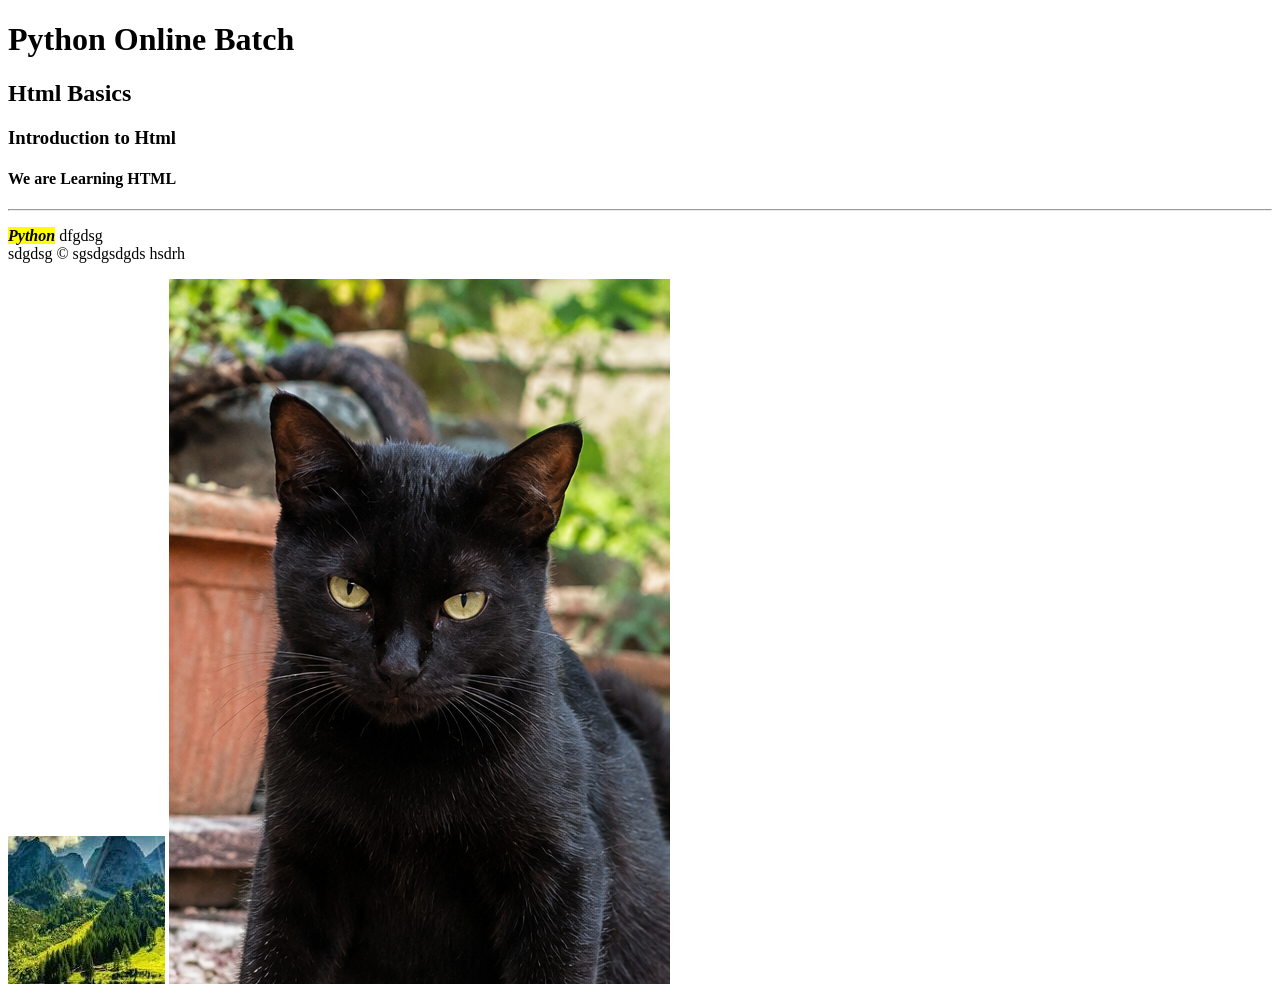
<file: index.html>
<!DOCTYPE html>
<html lang="en">
<head>
    <meta charset="UTF-8">
    <meta name="viewport" content="width=device-width, initial-scale=1.0">
    <title>Test Document</title>
</head>
<body>
 <!-- <p>hauuu</p>    -->
  <h1>Python Online Batch</h1>
  <h2>Html Basics</h2>
  <h3>Introduction to Html</h3>
  <h4>We are Learning HTML</h4>
  <hr>
  <p><Strong><em><mark>Python</mark></em></Strong> dfgdsg <br>sdgdsg &copy; sgsdgsdgds hsdrh</p>
  <img src="[data-uri]">
  <img src="black.png">
</body>
</html>
</file>
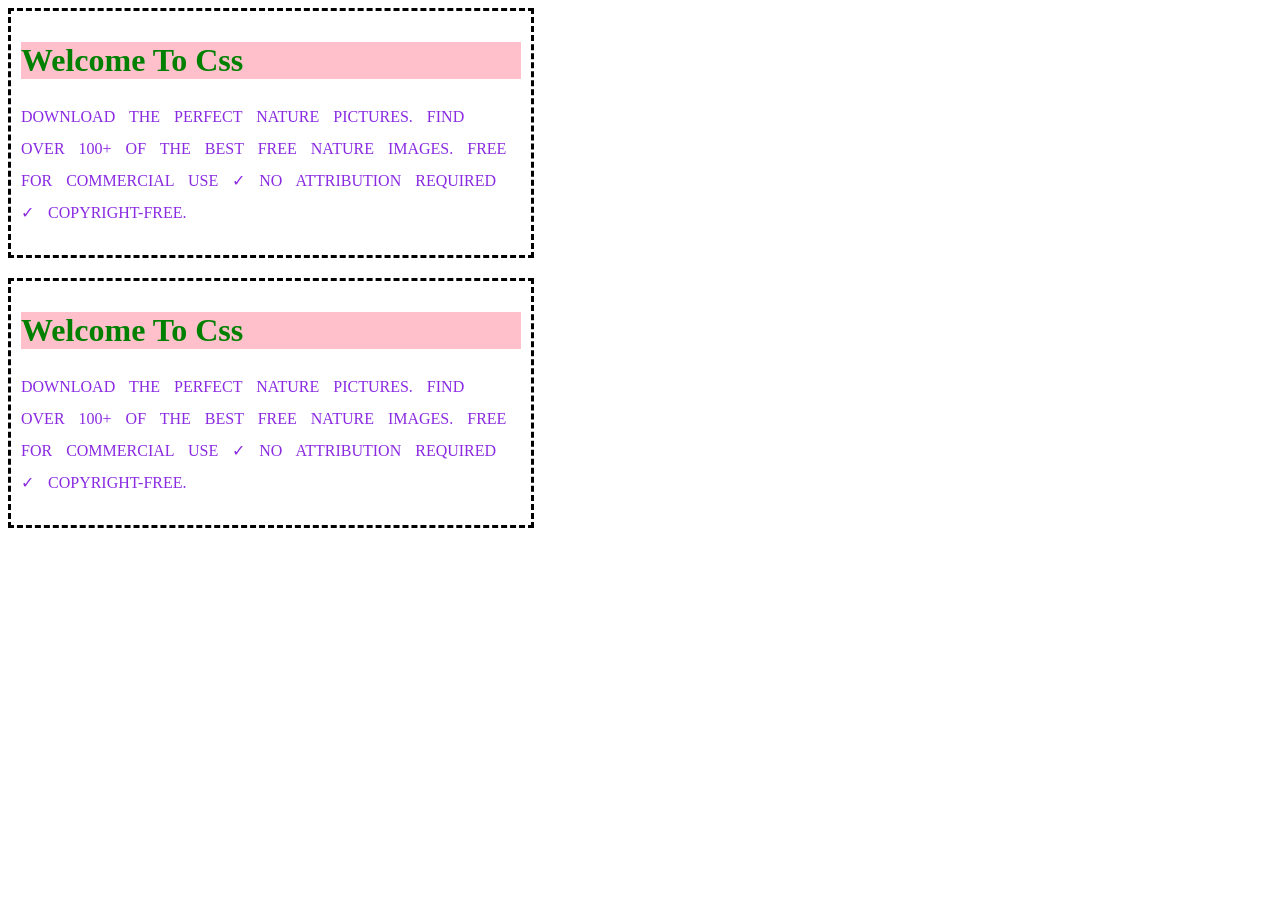
<file: css.html>
<!DOCTYPE html>
<html lang="en">

<head>
    <meta charset="UTF-8">
    <meta name="viewport" content="width=device-width, initial-scale=1.0">
    <title>css</title>
    <link rel="stylesheet" href="./style.css">
   
</head>

<body>
   
    <div >
        <h1>welcome to css</h1>
        <p>Download the perfect nature pictures. Find over 100+ of the best free nature images. Free for commercial use ✓ No attribution required ✓ Copyright-free.</p>
    </div>
      <div >
        <h1>welcome to css</h1>
        <p>Download the perfect nature pictures. Find over 100+ of the best free nature images. Free for commercial use ✓ No attribution required ✓ Copyright-free.</p>
    </div>
   
</body>

</html>
</file>
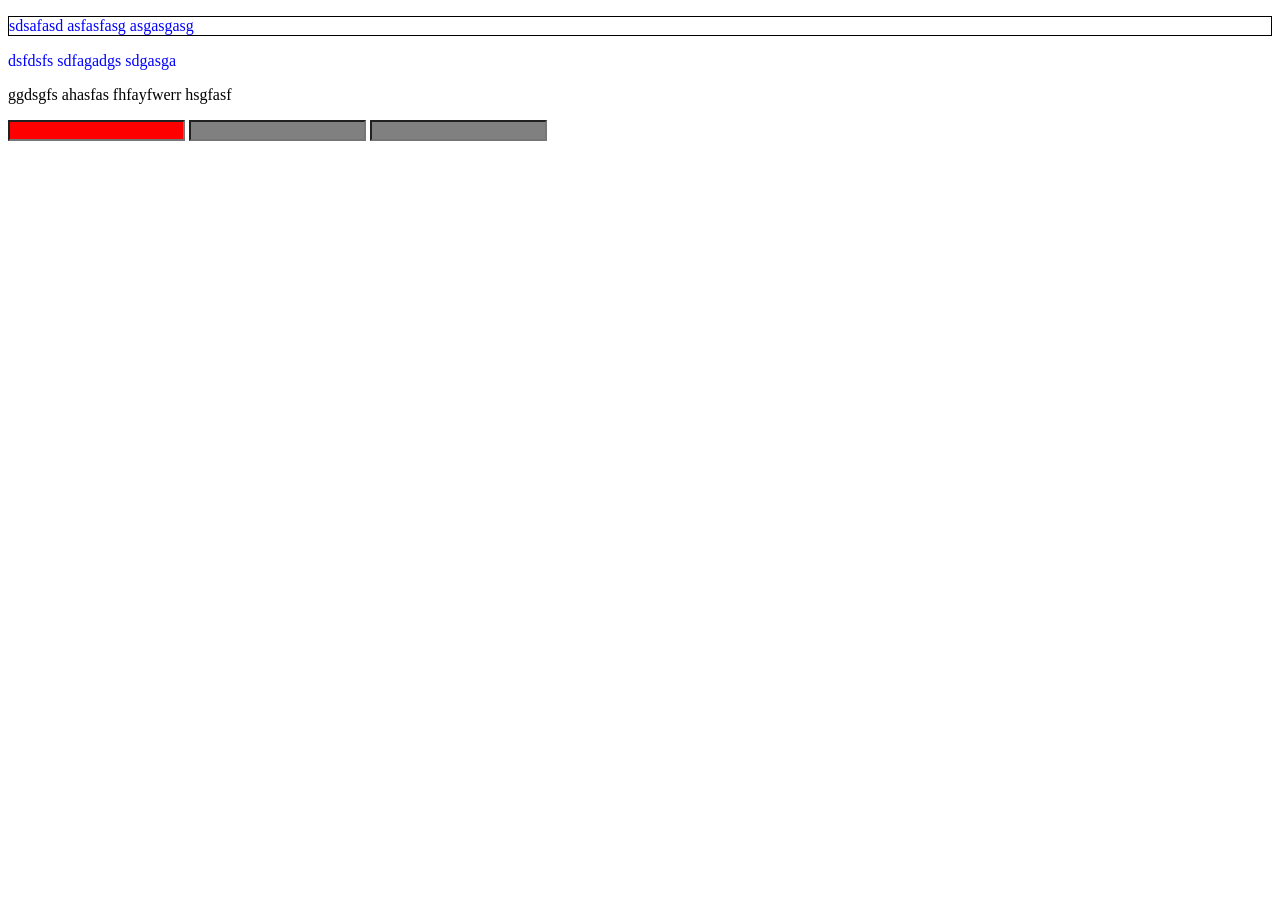
<file: css1.html>
<!DOCTYPE html>
<html lang="en">
<head>
    <meta charset="UTF-8">
    <meta name="viewport" content="width=device-width, initial-scale=1.0">
    <title>Document</title>
      <link rel="stylesheet" href="style1.css">
</head>
<body>
    <div>
        <p>sdsafasd asfasfasg asgasgasg</p>
        <section>
            <p>dsfdsfs sdfagadgs sdgasga </p>
        </section>
    </div>
    <p>ggdsgfs ahasfas fhfayfwerr hsgfasf</p>
    <input type="text" >
    <input type="email" >
    <input type="number" >
</body>
</html>
</file>
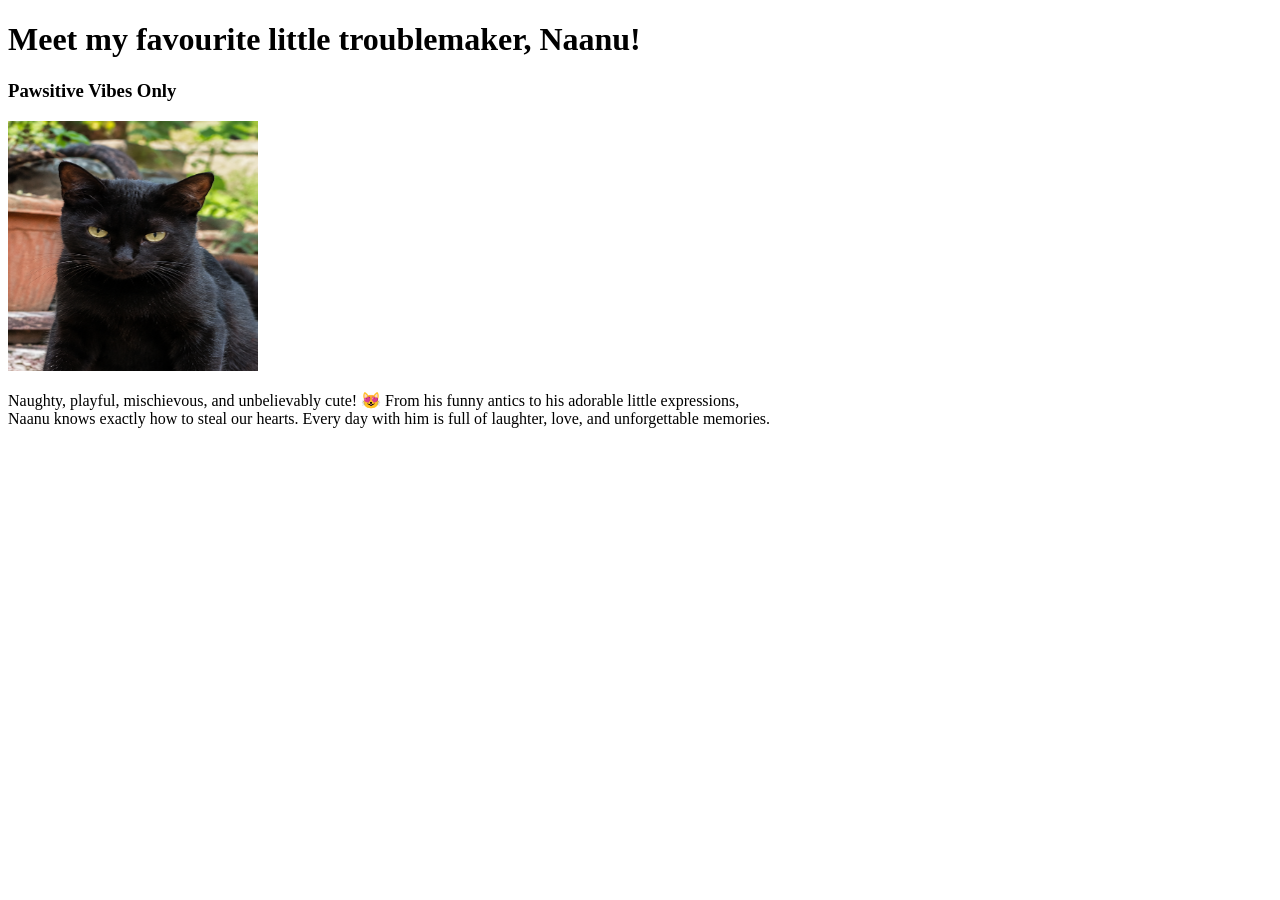
<file: excercise.html>
<!DOCTYPE html>
<html lang="en">
<head>
    <meta charset="UTF-8">
    <meta name="viewport" content="width=device-width, initial-scale=1.0">
    <title>My Cutee</title>
</head>
<body>
    <h1> Meet my favourite little troublemaker, Naanu! </h1>
    <h3> Pawsitive Vibes Only</h3>
    <img src="black.png" width="250px" height="250px">
    <p>Naughty, playful, mischievous, and unbelievably cute! 😻 From his funny antics to his adorable little expressions, <br>Naanu knows exactly how to steal our hearts. Every day with him is full of laughter, love, and unforgettable memories.</p>
</body>
</html>
</file>
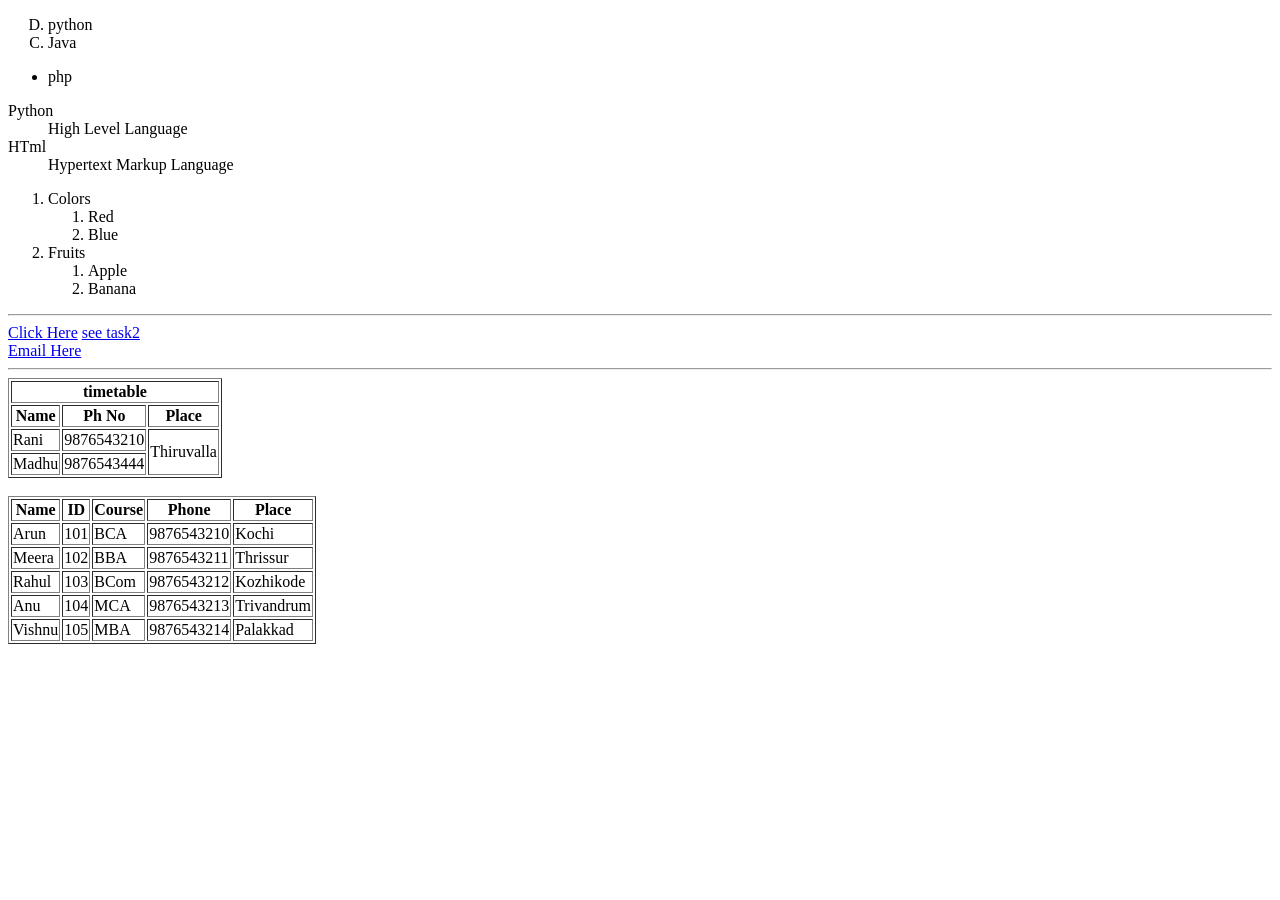
<file: excercise1.html>
<!DOCTYPE html>
<html lang="en">
<head>
    <meta charset="UTF-8">
    <meta name="viewport" content="width=device-width, initial-scale=1.0">
    <title>List</title>
</head>
<body>
    <ol type="A" start="4" reversed> 
        <li>python</li>
        <li>Java</li>
    </ol>
    <ul>
        <li>php</li>
    </ul>
    <dl>
        <dt>Python</dt><dd>High Level Language</dd>
        <dt>HTml</dt><dd>Hypertext Markup Language</dd>
    </dl>
    <ol>
    <li>
        Colors
        <ol>
            <li>Red</li>
            <li>Blue</li>
        </ol>
    </li>
    <li>
        Fruits
        <ol>
            <li>Apple</li>
            <li>Banana</li>
        </ol>
    </li>
</ol>
<hr>
<a href="https://www.wikipedia.org/">Click Here</a>

<a href="task2.html">see task2</a><br>
<a href="mailto:manjuanandrh@gmail.com">Email Here</a>
<hr>
<table border="1px">
    <tr>
        <th colspan="3">timetable</th>
    </tr>
    <tr>
        <th>Name</th>
        <th>Ph No</th>
        <th>Place</th>
    </tr>
    <tr>
        <td>Rani</td>
        <td>9876543210</td>
        <td rowspan="2">Thiruvalla</td>
    </tr>
     <tr>
        <td>Madhu</td>
        <td>9876543444</td>
        <!-- <td>Kollam</td> -->
    </tr>
</table>
<br>
 <table border="1px">
        <tr>
            <th>Name</th>
            <th>ID</th>
            <th>Course</th>
            <th>Phone</th>
            <th>Place</th>
        </tr>

        <tr>
            <td>Arun</td>
            <td>101</td>
            <td>BCA</td>
            <td>9876543210</td>
            <td>Kochi</td>
        </tr>

        <tr>
            <td>Meera</td>
            <td>102</td>
            <td>BBA</td>
            <td>9876543211</td>
            <td>Thrissur</td>
        </tr>

        <tr>
            <td>Rahul</td>
            <td>103</td>
            <td>BCom</td>
            <td>9876543212</td>
            <td>Kozhikode</td>
        </tr>

        <tr>
            <td>Anu</td>
            <td>104</td>
            <td>MCA</td>
            <td>9876543213</td>
            <td>Trivandrum</td>
        </tr>

        <tr>
            <td>Vishnu</td>
            <td>105</td>
            <td>MBA</td>
            <td>9876543214</td>
            <td>Palakkad</td>
        </tr>

    </table>



</body>
</html>
</file>
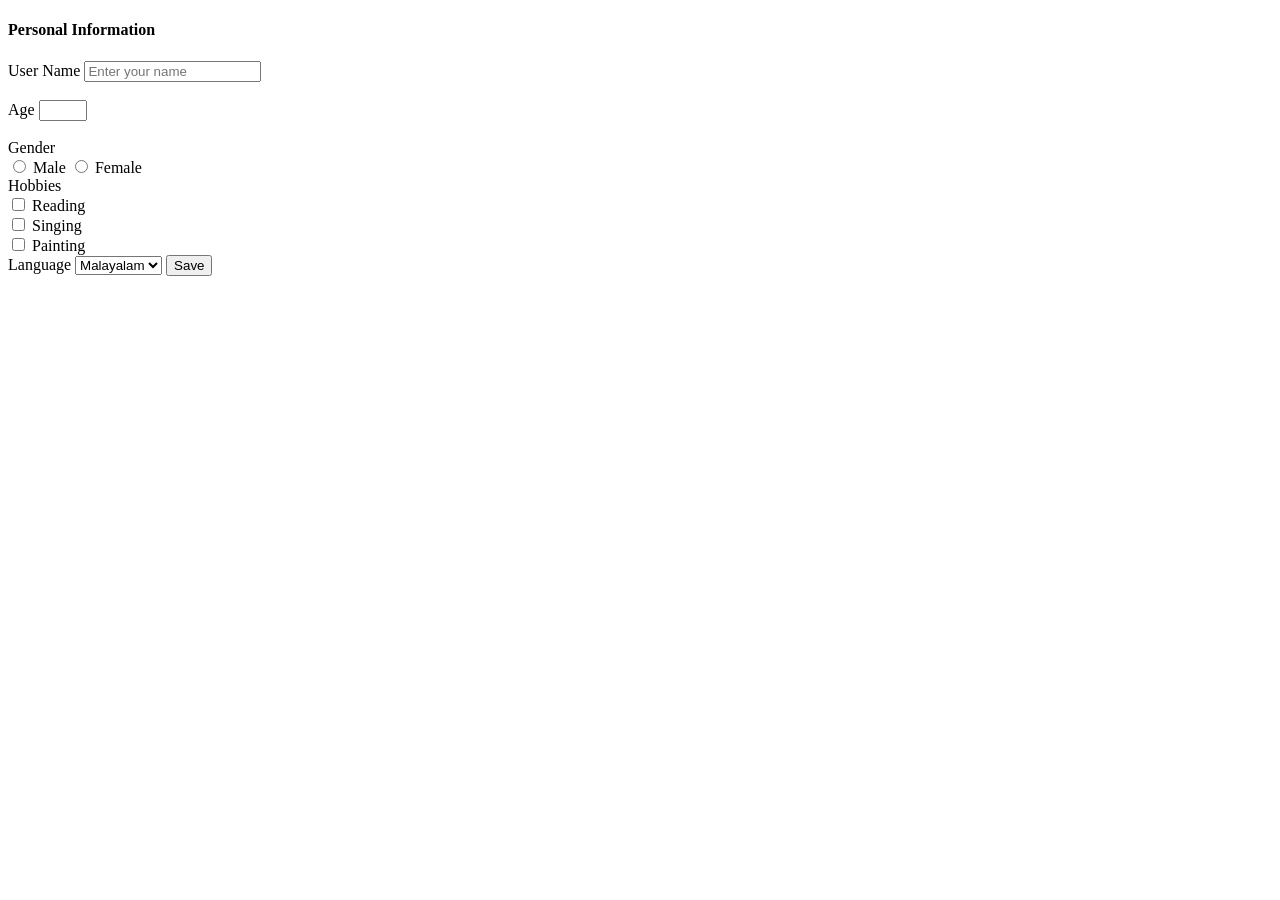
<file: excercise2.html>
<!DOCTYPE html>
<html lang="en">

<head>
    <meta charset="UTF-8">
    <meta name="viewport" content="width=<device-width>, initial-scale=1.0">
    <title>Document</title>
</head>

<body>
    <h4>Personal Information</h4>
    <form action="" method="post">
        <label for="">User Name</label>
        <input type="text" name="uname" placeholder="Enter your name" required><br><br>
        <label for="">Age</label>
        <input type="number" name="age" min="0" max="80"><br><br>
        <label for="">Gender</label><br>
        <input type="radio" value="male">
        <label for="">Male</label>
        <input type="radio" value="female">
        <label for="">Female</label><br>
        <label for="">Hobbies</label><br>
        <input type="checkbox" value="Reading">
        <label for="">Reading</label><br>
        <input type="checkbox" value="Singing">
        <label for="">Singing</label><br>
        <input type="checkbox" value="Painting">
        <label for="">Painting</label><br>
        <label for="">Language</label>
        <select>
            <option value="Malayalam">Malayalam</option>
            <option value="English">English</option>
            <option value="Hindi">Hindi</option>
        </select>
        <input type="button" value="Save">





    </form>
</body>

</html>
</file>
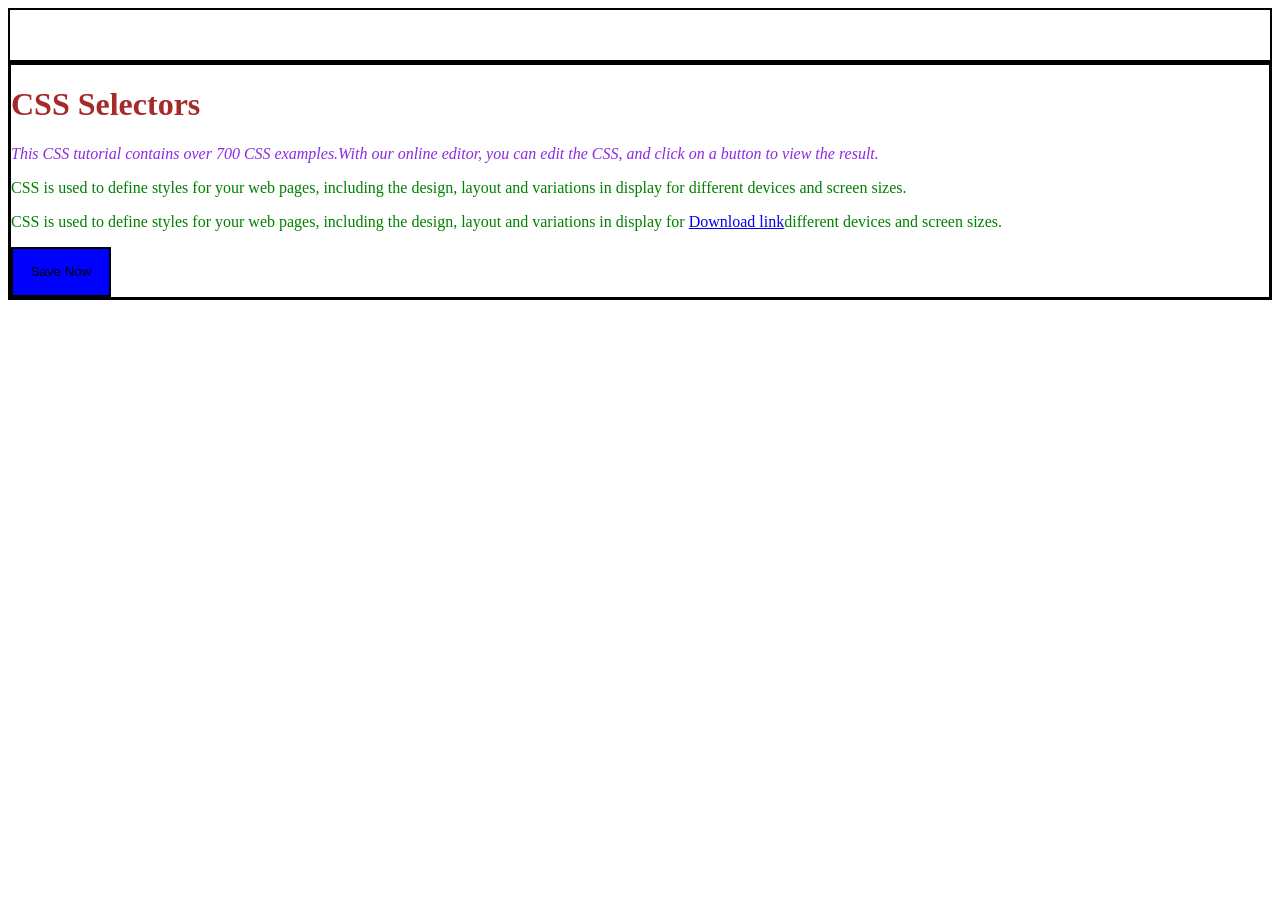
<file: excercise3.html>
<!DOCTYPE html>
<html lang="en">

<head>
    <meta charset="UTF-8">
    <meta name="viewport" content="width=device-width, initial-scale=1.0">
    <title>excercise 3</title>
    <link rel="stylesheet" href="style2.css">
</head>

<body>
    <div id="d2"></div>
    <div id="d1">
        <h1>CSS Selectors</h1>
        <p id="p1"><em>This CSS tutorial contains over 700 CSS examples.With our online editor, you can edit the CSS,
                and click on a
                button to view the result.</em></p>
        <p class="p2">CSS is used to define styles for your web pages, including the design, layout and variations in
            display for
            different devices and screen sizes.</p>
        <p class="p2">CSS is used to define styles for your web pages, including the design, layout and variations in
            display for
            <a href="https://www.w3schools.com/css/css_intro.asp">Download link</a>different devices and screen sizes.
        </p>
        <!-- <p>Lorem ipsum dolor sit amet, consectetur adipisicing elit. Atque, ipsam consequuntur ex exercitationem tempora non id adipisci assumenda esse nostrum voluptatibus placeat ea animi numquam? Labore, ullam amet. Non, ipsum?</p> -->
        <button>Save Now</button>
    </div>
</body>

</html>
</file>
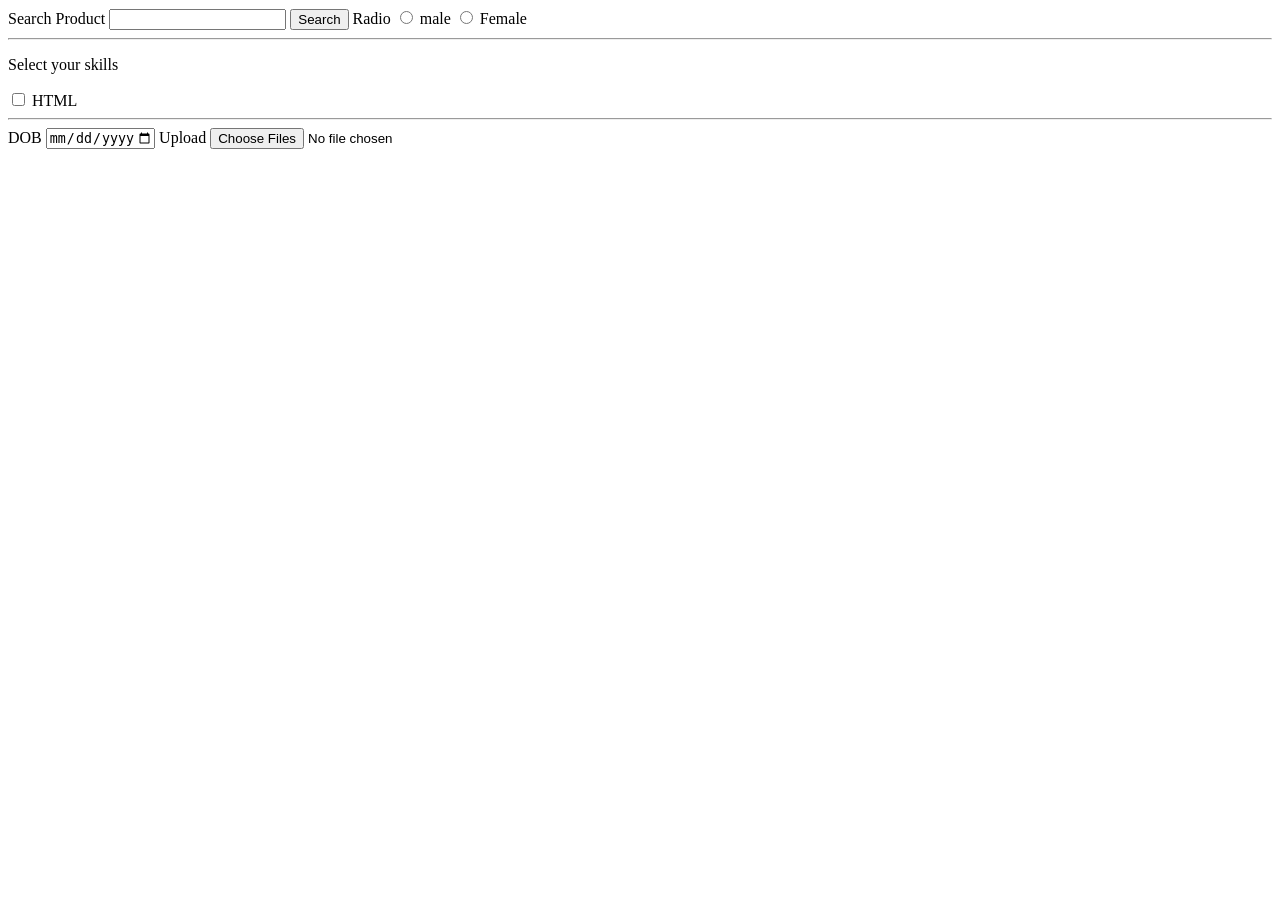
<file: form.html>
<!DOCTYPE html>
<html lang="en">
<head>
    <meta charset="UTF-8">
    <meta name="viewport" content="width=device-width, initial-scale=1.0">
    <title>Forms</title>
</head>
<body>
    <form action="/login" method="post">
        <label>Search Product</label>
        <input type="text" name="product">
        <input type="button" value="Search">
        <label>Radio</label>
        <input type="radio" value="male">
        <label>male</label>
        <input type="radio" value="Female">
        <label>Female</label>
        <hr>
        <p>Select your skills</p>
        <input type ="checkbox" value="HTML">
        <label for="">HTML</label>

        <hr>
        <label for="">DOB</label>
        <input type="date" min="2000-01-01" max="2026-11-02">
<label for="">Upload</label>
<input type="file" accept=".html,.doc,.pdf,.docx,.jpg" multiple>


    </form>
    
</body>
</html>
</file>
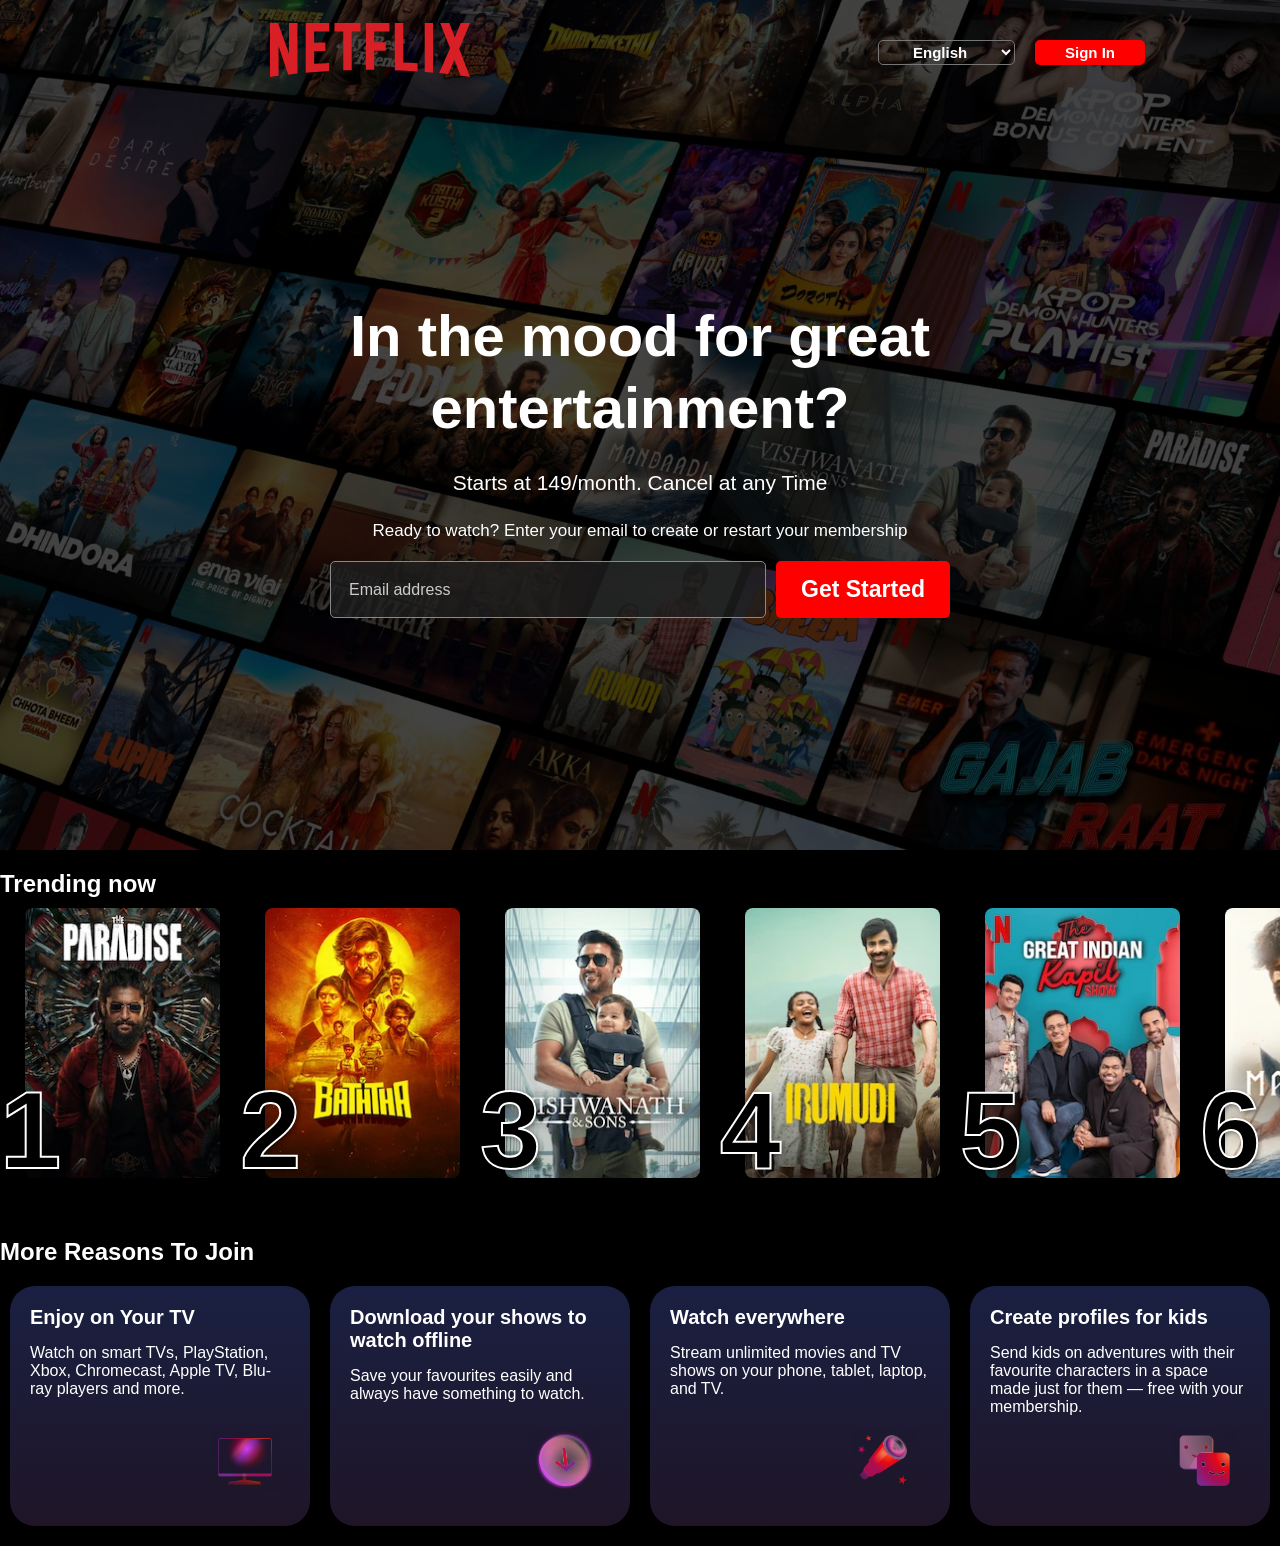
<file: netflixfull.html>
<!DOCTYPE html>
<html lang="en">

<head>
    <meta charset="UTF-8">
    <meta name="viewport" content="width=device-width, initial-scale=1.0">
    <title>Document</title>
    <link rel="stylesheet" href="netflixfull.css">
</head>

<body>
    <div class="top-bar">
        <!-- header -->
        <header class="header">
            <div class="logo">
                <img height="100px" width="200px" src="Netflix_2015_logo.svg" alt="Netflix Logo" class="logo">
                <!-- height="100px" width="200px" -->
            </div>
            <div class="header-right">
                <!-- <div class="lang"> -->
                <select name="language" class="language">
                    <option value="en">English</option>
                    <option value="hi">Hindi</option>

                </select>
                <!-- </div> -->
                <button type="submit" class="sign-in">Sign In</button>
            </div>
        </header>
        <!-- hero section -->
        <section class="hero">
            <div class="hero-content">
                <h1>
                    In the mood for great entertainment?
                </h1>
                <h3>
                    Starts at 149/month. Cancel at any Time
                </h3>
                <p>Ready to watch? Enter your email to create or restart your membership</p>
                <div class="email-form">
                    <input type="email" placeholder="Email address" required>
                    <button type="submit" class="get-started">Get Started </button>
                </div>
            </div>


        </section>

    </div>
    <!-- trending section -->
    <main>
        <section class="trending-section">
            <h2>Trending now</h2>
            <div class="movie-container">
                <div class="movie">
                    <img src="img1.webp" alt="Movie 1">
                    <span>1</span>
                </div>
                <div class="movie">
                    <img src="img2.webp" alt="Movie 2">
                    <span>2</span>
                </div>
                <div class="movie">
                    <img src="img3.webp" alt="Movie 3">
                    <span>3</span>
                </div>
                <div class="movie">
                    <img src="img4.webp" alt="Movie 4">
                    <span>4</span>
                </div>
                <div class="movie">
                    <img src="img5.webp" alt="Movie 5">
                    <span>5</span>
                </div>
                <div class="movie">
                    <img src="img6.webp" alt="Movie 6">
                    <span>6</span>
                </div>
                <div class="movie">
                    <img src="img7.webp" alt="Movie 7">
                    <span>7</span>
                </div>
                <div class="movie">
                    <img src="img8.webp" alt="Movie 8">
                    <span>8</span>
                </div>
                <div class="movie">
                    <img src="img9.webp" alt="Movie 9">
                    <span>9</span>
                </div>
                <div class="movie">
                    <img src="img10.webp" alt="Movie 10">
                    <span>10</span>
                </div>

            </div>
        </section>
        <section class="more-reasons">
            <h2>More Reasons To Join</h2>
            <div class="mreason">
                
                <div class="reasons">
                    <h3>Enjoy on Your TV </h3>
                    <p>Watch on smart TVs, PlayStation, Xbox, Chromecast, Apple TV, Blu-ray players and more.</p>
                    <img src="tv.png" alt="TV Image">
                </div>
                <div class="reasons">
                    <h3>Download your shows to watch offline</h3>
                    <p>Save your favourites easily and always have something to watch.</p>
                    <img src="download.png" alt="TV Image">
                </div>
                <div class="reasons">
                    <h3>Watch everywhere</h3>
                    <p>Stream unlimited movies and TV shows on your phone, tablet, laptop, and TV.</p>
                    <img src="watch.png" alt="TV Image">
                </div>
                <div class="reasons">
                    <h3>Create profiles for kids</h3>
                    <p>Send kids on adventures with their favourite characters in a space made just for them — free with
                        your membership.</p>
                    <img src="kids.png" alt="TV Image">
                </div>
            </div>

        </section>
    </main>
</body>

</html>
</file>
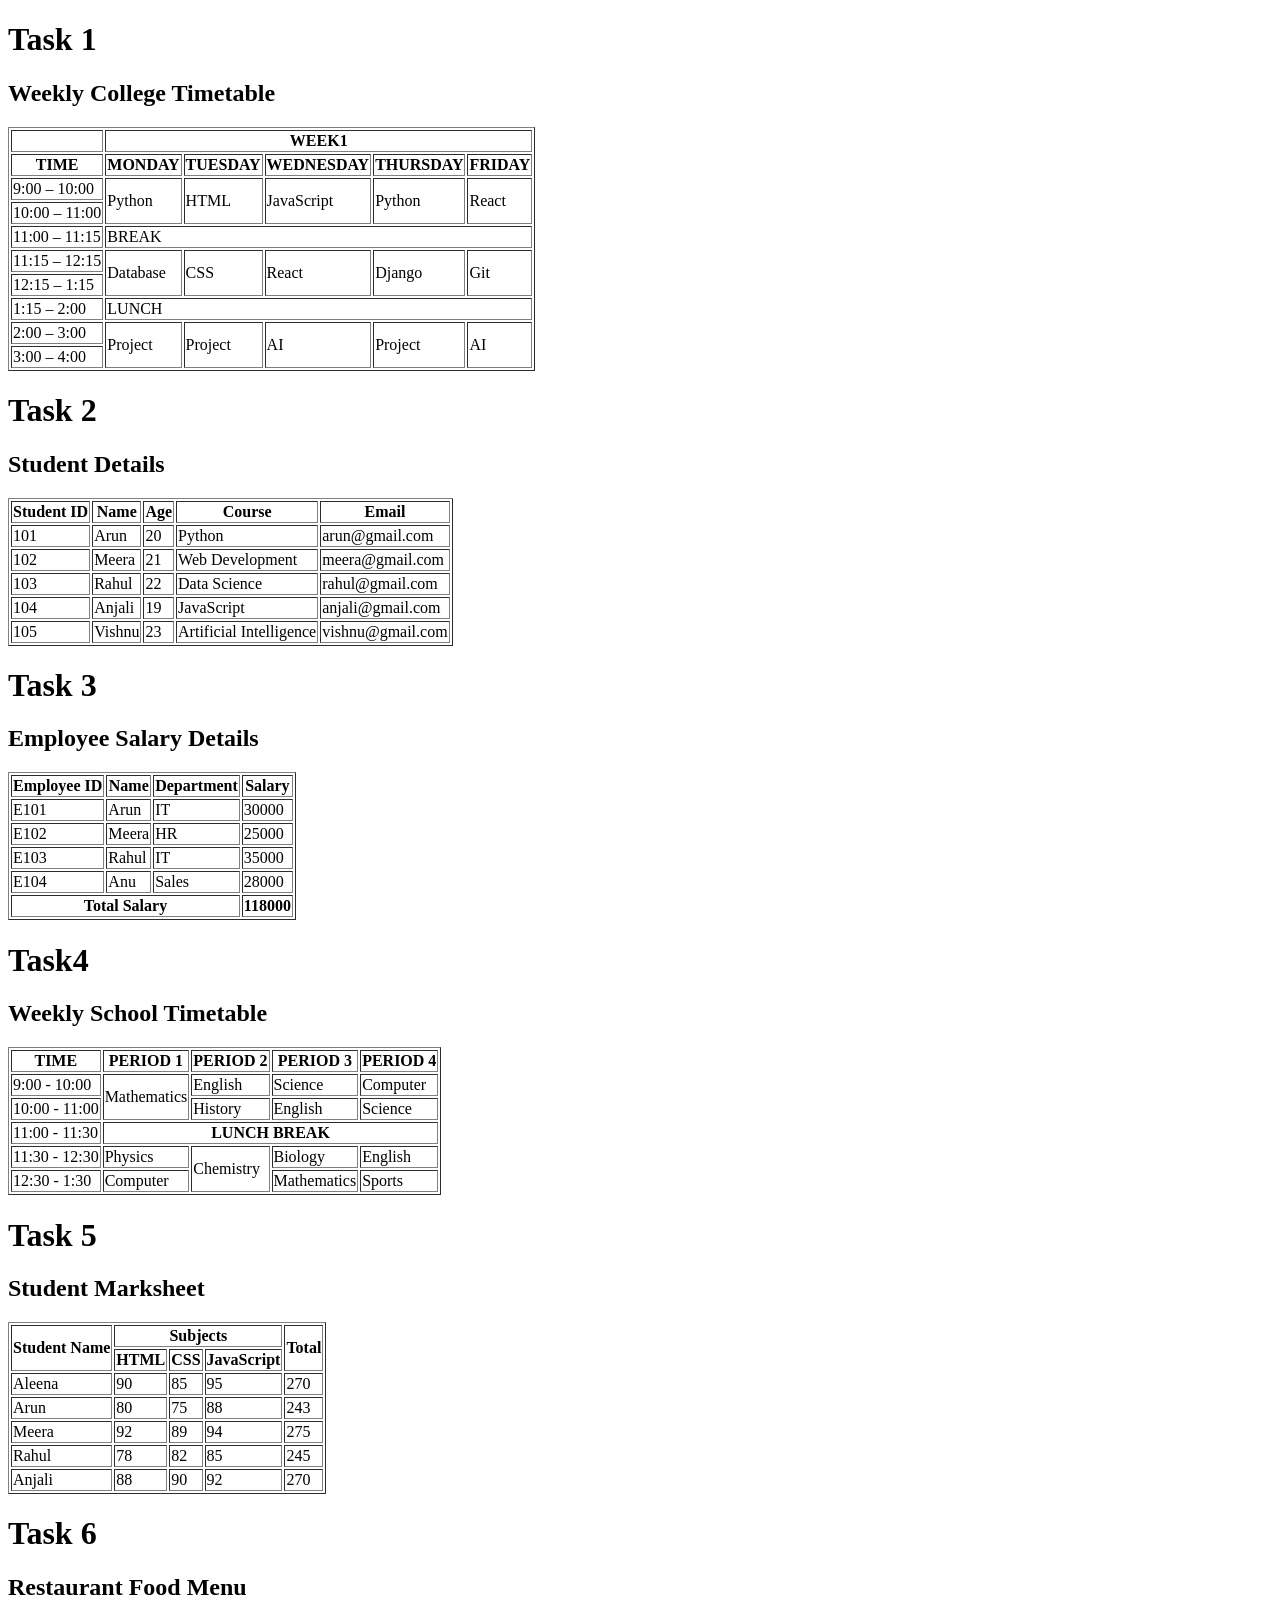
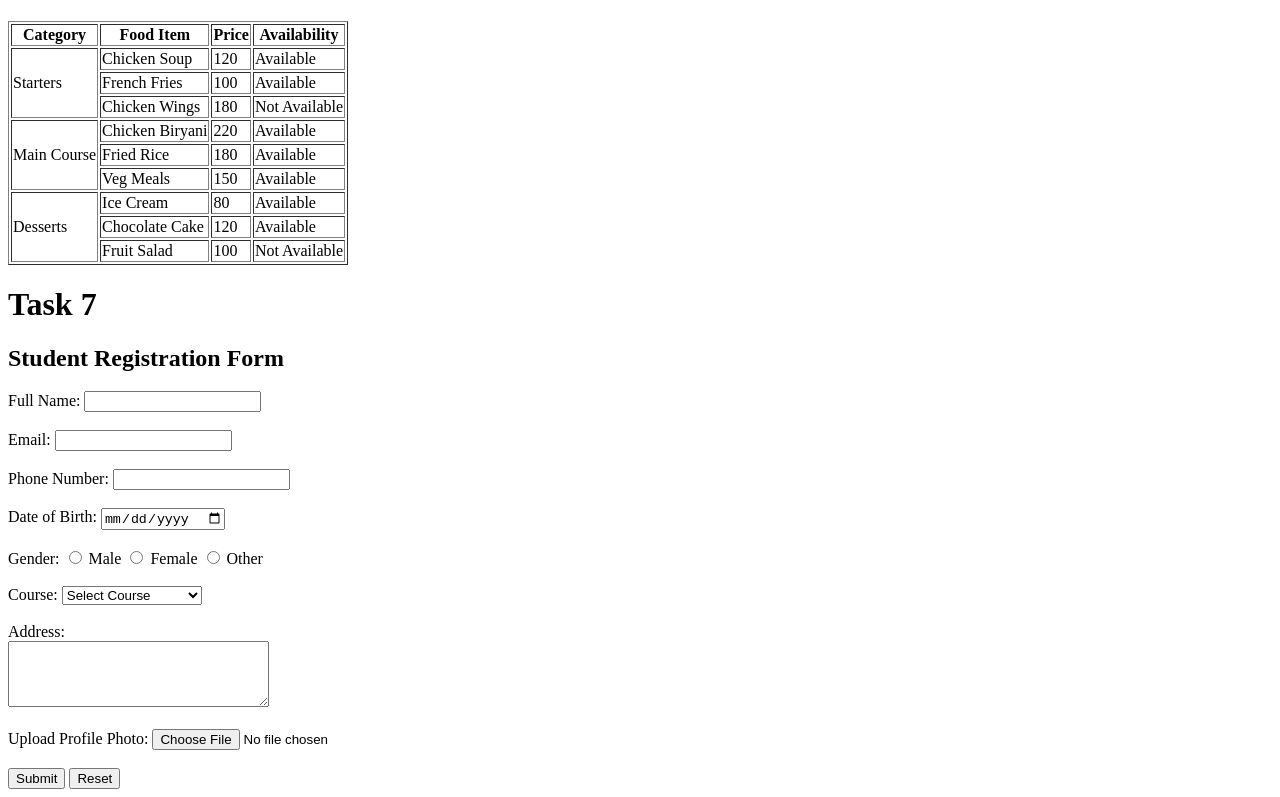
<file: task_4nov.html>
<!DOCTYPE html>
<html lang="en">

<head>
    <meta charset="UTF-8">
    <meta name="viewport" content="width=device-width, initial-scale=1.0">
    <title>Document</title>
</head>

<body>
    <h1>Task 1</h1>
    <h2>Weekly College Timetable</h2>


    <table border="1">
        <tr>
            <TH></TH>
            <th colspan="5">WEEK1</th>

        </tr>
        <tr>
            <th>TIME</th>

            <th>MONDAY</th>
            <th>TUESDAY</th>
            <th>WEDNESDAY</th>
            <th>THURSDAY</th>
            <th>FRIDAY</th>
        </tr>

        <tr>
            <td>9:00 – 10:00</td>
            <td rowspan="2">Python</td>
            <td rowspan="2">HTML</td>
            <td rowspan="2">JavaScript</td>
            <td rowspan="2">Python</td>
            <td rowspan="2">React</td>
        </tr>

        <tr>
            <td>10:00 – 11:00</td>
        </tr>

        <tr>
            <td>11:00 – 11:15</td>
            <td colspan="5">BREAK</td>
        </tr>

        <tr>
            <td>11:15 – 12:15</td>
            <td rowspan="2">Database</td>
            <td rowspan="2">CSS</td>
            <td rowspan="2">React</td>
            <td rowspan="2">Django</td>
            <td rowspan="2">Git</td>
        </tr>

        <tr>
            <td>12:15 – 1:15</td>
        </tr>

        <tr>
            <td>1:15 – 2:00</td>
            <td colspan="5">LUNCH</td>
        </tr>

        <tr>
            <td>2:00 – 3:00</td>
            <td rowspan="2">Project</td>
            <td rowspan="2">Project</td>
            <td rowspan="2">AI</td>
            <td rowspan="2">Project</td>
            <td rowspan="2">AI</td>
        </tr>

        <tr>
            <td>3:00 – 4:00</td>
        </tr>

    </table>
    <h1>Task 2</h1>



    <h2>Student Details</h2>

    <table border="1">

        <thead>
            <tr>
                <th>Student ID</th>
                <th>Name</th>
                <th>Age</th>
                <th>Course</th>
                <th>Email</th>
            </tr>
        </thead>

        <tbody>
            <tr>
                <td>101</td>
                <td>Arun</td>
                <td>20</td>
                <td>Python</td>
                <td>arun@gmail.com</td>
            </tr>

            <tr>
                <td>102</td>
                <td>Meera</td>
                <td>21</td>
                <td>Web Development</td>
                <td>meera@gmail.com</td>
            </tr>

            <tr>
                <td>103</td>
                <td>Rahul</td>
                <td>22</td>
                <td>Data Science</td>
                <td>rahul@gmail.com</td>
            </tr>

            <tr>
                <td>104</td>
                <td>Anjali</td>
                <td>19</td>
                <td>JavaScript</td>
                <td>anjali@gmail.com</td>
            </tr>

            <tr>
                <td>105</td>
                <td>Vishnu</td>
                <td>23</td>
                <td>Artificial Intelligence</td>
                <td>vishnu@gmail.com</td>
            </tr>
        </tbody>

    </table>

    <h1>Task 3</h1>

    <h2>Employee Salary Details</h2>

    <table border="1">

        <thead>
            <tr>
                <th>Employee ID</th>
                <th>Name</th>
                <th>Department</th>
                <th>Salary</th>
            </tr>
        </thead>

        <tbody>
            <tr>
                <td>E101</td>
                <td>Arun</td>
                <td>IT</td>
                <td>30000</td>
            </tr>

            <tr>
                <td>E102</td>
                <td>Meera</td>
                <td>HR</td>
                <td>25000</td>
            </tr>

            <tr>
                <td>E103</td>
                <td>Rahul</td>
                <td>IT</td>
                <td>35000</td>
            </tr>

            <tr>
                <td>E104</td>
                <td>Anu</td>
                <td>Sales</td>
                <td>28000</td>
            </tr>
        </tbody>

        <tfoot>
            <tr>
                <th colspan="3">Total Salary</th>
                <th>118000</th>
            </tr>
        </tfoot>

    </table>
    <h1>Task4</h1>


    <h2>Weekly School Timetable</h2>

    <table border="1">

        <thead>
            <tr>
                <th>TIME</th>
                <th>PERIOD 1</th>
                <th>PERIOD 2</th>
                <th>PERIOD 3</th>
                <th>PERIOD 4</th>
            </tr>
        </thead>

        <tbody>
            <tr>
                <td>9:00 - 10:00</td>
                <td rowspan="2">Mathematics</td>
                <td>English</td>
                <td>Science</td>
                <td>Computer</td>
            </tr>

            <tr>
                <td>10:00 - 11:00</td>
                <td>History</td>
                <td>English</td>
                <td>Science</td>
            </tr>

            <tr>
                <td>11:00 - 11:30</td>
                <th colspan="4">LUNCH BREAK</th>
            </tr>

            <tr>
                <td>11:30 - 12:30</td>
                <td>Physics</td>
                <td rowspan="2">Chemistry</td>
                <td>Biology</td>
                <td>English</td>
            </tr>

            <tr>
                <td>12:30 - 1:30</td>
                <td>Computer</td>
                <td>Mathematics</td>
                <td>Sports</td>
            </tr>

        </tbody>

    </table>


    <h1>Task 5</h1>


    <h2>Student Marksheet</h2>

    <table border="1">

        <thead>
            <tr>
                <th rowspan="2">Student Name</th>
                <th colspan="3">Subjects</th>
                <th rowspan="2">Total</th>
            </tr>

            <tr>
                <th>HTML</th>
                <th>CSS</th>
                <th>JavaScript</th>
            </tr>
        </thead>

        <tbody>
            <tr>
                <td>Aleena</td>
                <td>90</td>
                <td>85</td>
                <td>95</td>
                <td>270</td>
            </tr>

            <tr>
                <td>Arun</td>
                <td>80</td>
                <td>75</td>
                <td>88</td>
                <td>243</td>
            </tr>

            <tr>
                <td>Meera</td>
                <td>92</td>
                <td>89</td>
                <td>94</td>
                <td>275</td>
            </tr>

            <tr>
                <td>Rahul</td>
                <td>78</td>
                <td>82</td>
                <td>85</td>
                <td>245</td>
            </tr>

            <tr>
                <td>Anjali</td>
                <td>88</td>
                <td>90</td>
                <td>92</td>
                <td>270</td>
            </tr>
        </tbody>

    </table>
    <h1>Task 6</h1>


    <h2>Restaurant Food Menu</h2>

    <table border="1">

        <thead>
            <tr>
                <th>Category</th>
                <th>Food Item</th>
                <th>Price</th>
                <th>Availability</th>
            </tr>
        </thead>

        <tbody>

            <!-- Starters -->
            <tr>
                <td rowspan="3">Starters</td>
                <td>Chicken Soup</td>
                <td>120</td>
                <td>Available</td>
            </tr>

            <tr>
                <td>French Fries</td>
                <td>100</td>
                <td>Available</td>
            </tr>

            <tr>
                <td>Chicken Wings</td>
                <td>180</td>
                <td>Not Available</td>
            </tr>

            <!-- Main Course -->
            <tr>
                <td rowspan="3">Main Course</td>
                <td>Chicken Biryani</td>
                <td>220</td>
                <td>Available</td>
            </tr>

            <tr>
                <td>Fried Rice</td>
                <td>180</td>
                <td>Available</td>
            </tr>

            <tr>
                <td>Veg Meals</td>
                <td>150</td>
                <td>Available</td>
            </tr>

            <!-- Desserts -->
            <tr>
                <td rowspan="3">Desserts</td>
                <td>Ice Cream</td>
                <td>80</td>
                <td>Available</td>
            </tr>

            <tr>
                <td>Chocolate Cake</td>
                <td>120</td>
                <td>Available</td>
            </tr>

            <tr>
                <td>Fruit Salad</td>
                <td>100</td>
                <td>Not Available</td>
            </tr>

        </tbody>

    </table>

    <h1>Task 7</h1>


    <h2>Student Registration Form</h2>

    <form>

        <label for="fullname">Full Name:</label>
        <input type="text" id="fullname" name="fullname" required>
        <br><br>


        <label for="email">Email:</label>
        <input type="email" id="email" name="email" required>
        <br><br>

        <label for="phone">Phone Number:</label>
        <input type="number" id="phone" name="phone" required>
        <br><br>

        <label for="dob">Date of Birth:</label>
        <input type="date" id="dob" name="dob">
        <br><br>

        <label>Gender:</label>

        <input type="radio" id="male" name="gender" value="Male">
        <label for="male">Male</label>

        <input type="radio" id="female" name="gender" value="Female">
        <label for="female">Female</label>

        <input type="radio" id="other" name="gender" value="Other">
        <label for="other">Other</label>

        <br><br>

        <label for="course">Course:</label>

        <select id="course" name="course">
            <option value="">Select Course</option>
            <option value="Python">Python</option>
            <option value="Web Development">Web Development</option>
            <option value="Data Science">Data Science</option>
            <option value="Artificial Intelligence">Artificial Intelligence</option>
        </select>

        <br><br>

        <label for="address">Address:</label>
        <br>
        <textarea id="address" name="address" rows="4" cols="30"></textarea>

        <br><br>

        <label for="photo">Upload Profile Photo:</label>
        <input type="file" id="photo" name="photo" accept="image/*">

        <br><br>


        <input type="submit" value="Submit">
        <input type="reset" value="Reset">

    </form>












</body>

</html>
</file>
<file: style.css>
/* * {
    box-sizing: border-box;
} */

p {
    color: blueviolet;
    word-spacing: 10px;
    line-height: 2;
    text-transform: uppercase;
}

h1 {
    color: green;
    background-color: pink;
    text-transform: capitalize;
}

div {
    border: 3px dashed black;
    width: 500px;
    min-height: 200px;
    margin-bottom: 20px;
    padding: 10px;
}

img {
    height: 200px;
    width: 200px;
    border: 3px dashed black;
    border-radius: 50%;
}
</file>
<file: style1.css>
div p{
    color: blue;
}
div > p{
border: 1px solid black;
}
input{
    background-color: gray;

}
input[type=text]{
    background-color: red;

}
</file>
<file: style2.css>
h1 {
    color: brown;
}

#d1 {
    border: 3px solid black;

}

button {
    background-color: blue;
    height: 50px;
    width: 100px;
    border: 2px solid black;
}

#p1 {
    color: blueviolet
}

.p2 {
    color: green;
}

#d2 {
    height: 50px;
    border: 2px solid black;
}
</file>
<file: netflixfull.css>
* {
    margin: 0;
    padding: 0;
}

body {
    background-color: black;
    color: white;
    font-family: Arial, Helvetica, sans-serif;
}

.header {
    display: flex;
    justify-content: space-between;
    align-items: center;

}

.top-bar {
    min-height: 850px;
    background-image: linear-gradient(to bottom,
            rgba(0, 0, 0, 0.65),
            rgba(0, 0, 0, 0.65)), url("ni.jpg");
    background-size: cover;
    background-position: center;


}

.logo {

    padding-left: 135px;
}

.header-right {
    display: flex;
    padding-right: 135px;
    gap: 20px;
    font-size: 20px;
}

.language {
    padding: 2px 30px;
    border-radius: 5px;

    background-color: transparent;
    color: white;
    font-family: Arial, Helvetica, sans-serif;
    font-weight: bold;
    font-size: 15px;

}

.lang {
    border: 2px solid white;
    border-radius: 5px;
    padding: 3px;
}

.sign-in {
    padding: 2px 30px;
    border-radius: 5px;
    background-color: red;
    color: white;
    border: none;
    font-family: Arial, Helvetica, sans-serif;
    font-weight: bold;
    font-size: 15px;
    cursor: pointer;
}

.language option {
    background-color: white;
    color: black;
}

.hero {
    height: 700px;
    display: flex;
    align-items: center;
    justify-content: center;
    text-align: center;
    padding: 20px;

}

.hero-content {
    max-width: 750px;
    margin-top: -30px;
}

.hero h1 {
    font-size: 58px;
    font-weight: 900;
    line-height: 1.25;
    margin-bottom: 25px;
}

.hero h3 {
    font-size: 21px;
    font-weight: 400;
    line-height: 1.25;
    margin-bottom: 25px;
}

.hero p {
    font-size: 17px;
    margin-bottom: 20px;
}

.email-form {
    display: flex;
    justify-content: center;
    gap: 10px;
}

.email-form input {
    padding: 18px;
    border-radius: 5px;
    border: 1px solid #888;
    background-color: rgba(30, 30, 30, 0.8);
    font-size: 16px;
    width: 398px;
    color: white;
}

.email-form input::placeholder {
    color: #ccc;
}

.email-form button {
    padding: 15px 25px;
    border-radius: 5px;
    background-color: red;
    color: white;
    border: none;
    font-size: 23px;
    font-weight: bold;
    cursor: pointer;
}

.email-form button:hover {
    background-color: #e50914;
}

.section {
    max-width: 1330px;
    margin: auto;
    padding: 30px 0px;

}

.section h2 {
    font-size: 30px;

    margin-bottom: 25px;
}

.trending-section {
    margin-top: 20px;
}

.movie-container {
    display: flex;

    gap: 45px;
    padding: 10px 25px;
}

.movie {
    min-width: 195px;
    height: 270px;
    position: relative;
    transition: transform 0.3s ease;
}

.movie:hover {
    transform: scale(1.08);
}

.movie img {
    width: 100%;
    height: 100%;
    object-fit: cover;
    border-radius: 8px;
}

.movie span {
    display: block;
    text-align: center;
    position: absolute;
    bottom: -15px;
    left: -25px;
    font-size: 110px;
    font-weight: bold;
    color: black;
    -webkit-text-stroke: 2px white;
    text-shadow: 2px 2px 5px rgba(0, 0, 0, 0.5);

}

/* more reasons */
.more-reasons {
    margin-top: 50px;
}
.mreason{
    display: flex;
    justify-content: space-between;
    align-items: center;
    gap: 20px;
    padding: 20px 10px;
}

.reasons{
    flex: 1;
    text-align: left;
    padding: 20px;
     background: linear-gradient(
        to bottom,
        #1A2042,
        #1F1527
    );
    width: 100%;
    height:200px;
    border-radius: 25px;
    position: relative;
}
.reasons h3{
    font-size: 20px;
    margin-bottom: 15px;
}
.reasons img{
    position: absolute;
    bottom: 25px;
    right: 25px;
    width: 80px;
    height: 80px;
    object-fit: contain;
}
</file>
